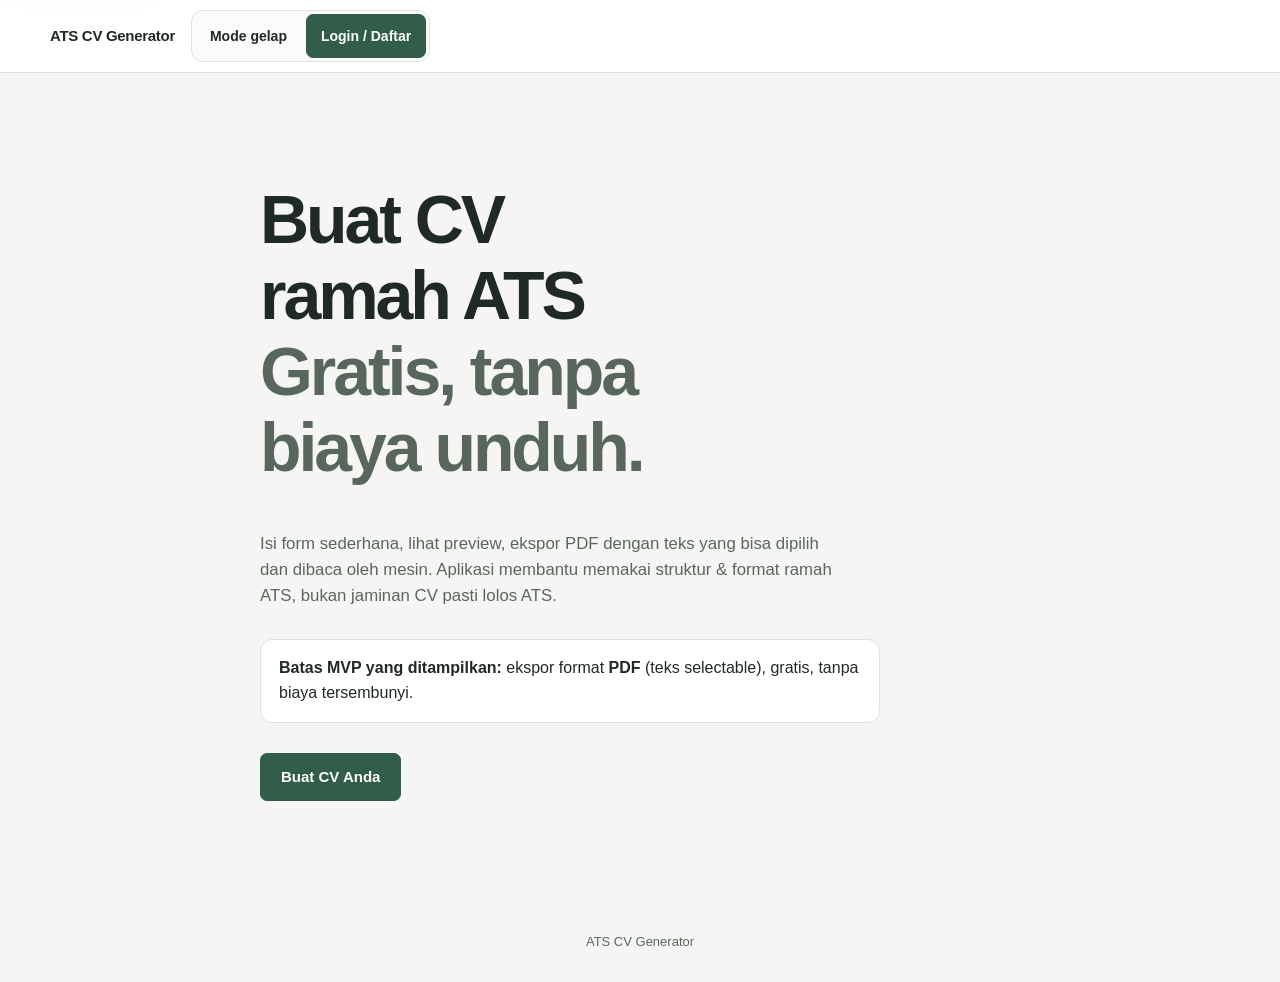
<file: static/index.html>
<!doctype html>
<html lang="id">
<head>
<meta charset="utf-8">
<meta name="viewport" content="width=device-width, initial-scale=1">
<title>ATS CV Generator</title>
<link rel="stylesheet" href="/static/css/style.css">
</head>
<body class="landing">
<a class="skip-link" href="#main-content">Lewati ke konten</a>
<header class="topbar">
  <strong>ATS CV Generator</strong>
  <nav>
    <button class="btn" type="button" data-theme-toggle aria-pressed="false">Mode gelap</button>
    <a class="btn btn-primary" href="/login">Login / Daftar</a>
  </nav>
</header>

<main class="hero" id="main-content">
  <h1>Buat CV ramah ATS<br><span class="muted">Gratis, tanpa biaya unduh.</span></h1>
  <p>Isi form sederhana, lihat preview, ekspor PDF dengan teks yang bisa dipilih dan dibaca
     oleh mesin. Aplikasi membantu memakai struktur & format ramah ATS, bukan jaminan
     CV pasti lolos ATS.</p>

  <!-- DOKUMENTASI FORMAT (ketentuan spesifikasi: pengguna tahu format ekspor sebelum mulai) -->
  <div class="box">
    <strong>Batas MVP yang ditampilkan:</strong> ekspor format <strong>PDF</strong> (teks selectable),
    gratis, tanpa biaya tersembunyi.
  </div>

  <p><a class="btn btn-primary btn-lg" href="/login">Buat CV Anda</a></p>
</main>

<footer class="footer muted">ATS CV Generator</footer>
<script src="/static/js/theme.js"></script>
</body>
</html>
</file>
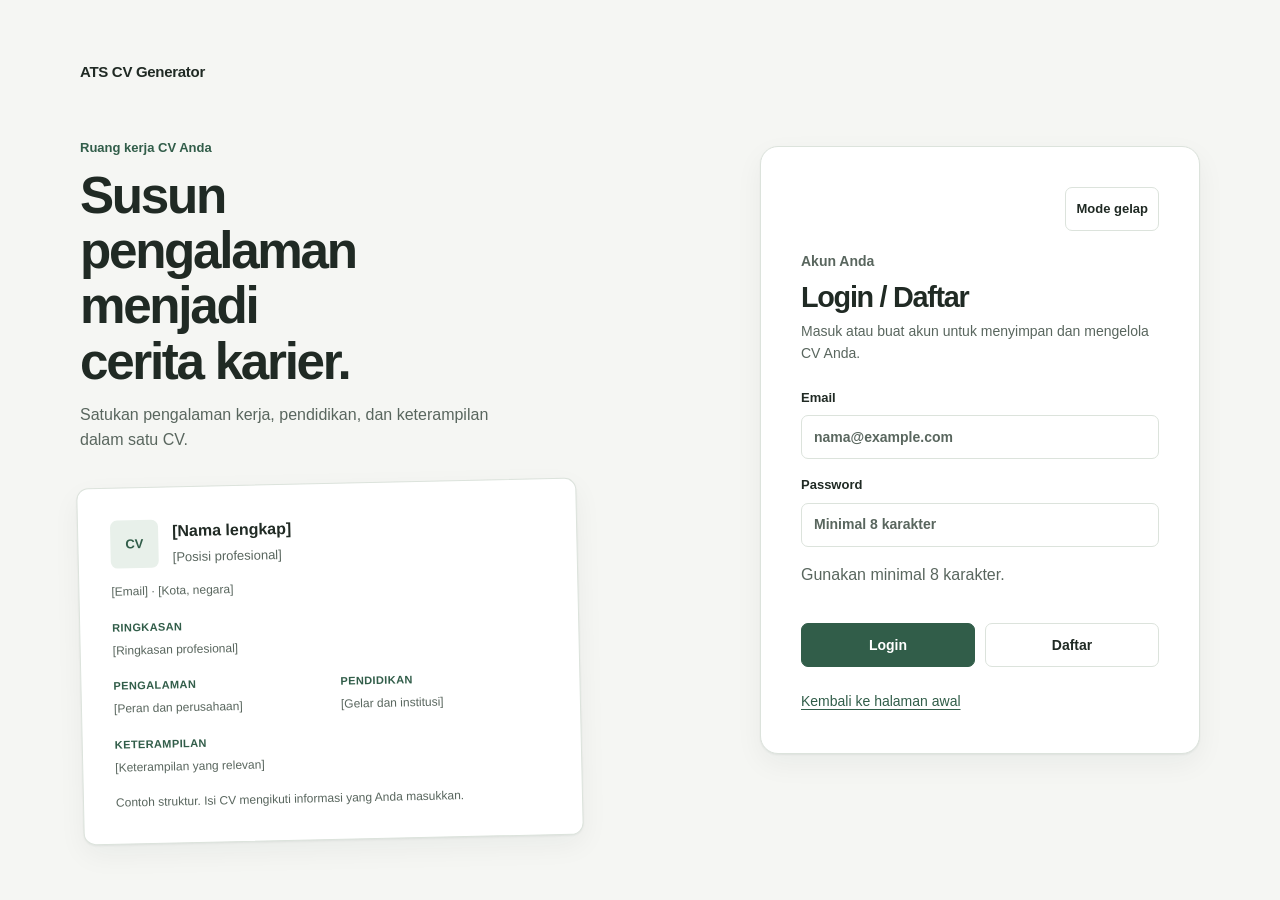
<file: static/login.html>
<!doctype html>
<html lang="id">
<head>
<meta charset="utf-8">
<meta name="viewport" content="width=device-width, initial-scale=1">
<title>Login / Daftar: ATS CV Generator</title>
<link rel="stylesheet" href="/static/css/style.css">
</head>
<body class="authpage">
<div class="auth-layout">
  <main class="card auth-card">
    <div class="auth-header">
      <button class="btn btn-sm" type="button" data-theme-toggle aria-pressed="false">Mode gelap</button>
    </div>
    <p class="auth-eyebrow">Akun Anda</p>
    <h1>Login / Daftar</h1>
    <p class="muted">Masuk atau buat akun untuk menyimpan dan mengelola CV Anda.</p>

    <form id="form" autocomplete="on">
      <label>Email
        <input id="email" type="email" name="email" autocomplete="email" required spellcheck="false" placeholder="nama@example.com">
      </label>
      <label>Password
        <input id="password" type="password" name="password" autocomplete="current-password" minlength="8" required aria-describedby="password-hint" placeholder="Minimal 8 karakter">
      </label>
      <p id="password-hint" class="muted">Gunakan minimal 8 karakter.</p>

      <p id="msg" class="error" role="alert" hidden></p>
      <p id="auth-status" class="success" role="status" hidden></p>

      <div class="row">
        <button class="btn btn-primary" type="submit" data-action="login">Login</button>
        <button class="btn" type="submit" data-action="register">Daftar</button>
      </div>
    </form>

    <p><a href="/">Kembali ke halaman awal</a></p>
  </main>

  <aside class="auth-visual" aria-labelledby="auth-visual-title">
    <p class="auth-brand">ATS CV Generator</p>
    <div class="auth-visual-copy">
      <p class="auth-eyebrow">Ruang kerja CV Anda</p>
      <h2 id="auth-visual-title">Susun pengalaman menjadi cerita karier.</h2>
      <p>Satukan pengalaman kerja, pendidikan, dan keterampilan dalam satu CV.</p>
    </div>

    <figure class="cv-illustration">
      <div class="cv-illustration-heading">
        <span class="cv-illustration-mark" aria-hidden="true">CV</span>
        <div>
          <strong>[Nama lengkap]</strong>
          <span>[Posisi profesional]</span>
        </div>
      </div>
      <p class="cv-illustration-contact">[Email] · [Kota, negara]</p>
      <section>
        <h3>Ringkasan</h3>
        <p>[Ringkasan profesional]</p>
      </section>
      <div class="cv-illustration-columns">
        <section>
          <h3>Pengalaman</h3>
          <p>[Peran dan perusahaan]</p>
        </section>
        <section>
          <h3>Pendidikan</h3>
          <p>[Gelar dan institusi]</p>
        </section>
      </div>
      <section>
        <h3>Keterampilan</h3>
        <p>[Keterampilan yang relevan]</p>
      </section>
      <figcaption class="auth-visual-note">Contoh struktur. Isi CV mengikuti informasi yang Anda masukkan.</figcaption>
    </figure>
  </aside>
</div>
<script src="/static/js/theme.js"></script>
<script src="/static/js/api.js"></script>
<script src="/static/js/auth.js"></script>
</body>
</html>
</file>
<file: static/css/style.css>
/* Design Read: ENERGY 2 / RHYTHM 2 / MOTION 1.
   Warm paper tones support CV writing; restrained green marks primary actions;
   native system typography keeps the editing surface familiar and readable.
   The split editor keeps form and paper together; stepped spacing groups tasks,
   while restrained surfaces and radius changes distinguish workspace from preview.
   The header aligns actions with the content column and wraps them on phones to
   keep navigation distinct without shrinking touch targets. A neutral action group
   makes controls legible without competing with the CV workspace. */
:root {
  color-scheme: light;
  --page: #f5f6f3;
  --surface: #ffffff;
  --surface-raised: #fbfcfa;
  --ink: #202a24;
  --muted: #59665e;
  --line: #dce3dc;
  --accent: #315d49;
  --accent-hover: #264b3a;
  --accent-soft: #e8f0ea;
  --danger: #a3342b;
  --danger-soft: #fff0ed;
  --success: #315d49;
  --success-soft: #e8f0ea;
  --shadow: 0 1px 2px rgb(25 39 30 / 6%), 0 10px 28px rgb(25 39 30 / 5%);
  --radius-sm: 7px;
  --radius-md: 12px;
  --radius-lg: 18px;
  --content-width: 1180px;
  font-family: -apple-system, BlinkMacSystemFont, "Segoe UI", sans-serif;
  text-rendering: optimizeLegibility;
  -webkit-font-smoothing: antialiased;
  -moz-osx-font-smoothing: grayscale;
}

:root[data-theme="dark"] {
  color-scheme: dark;
  --page: #171d19;
  --surface: #202822;
  --surface-raised: #262f29;
  --ink: #eff3ef;
  --muted: #b7c2ba;
  --line: #39453d;
  --accent: #a6c8b0;
  --accent-hover: #bad8c2;
  --accent-soft: #2d3b31;
  --danger: #ffaaa0;
  --danger-soft: #402824;
  --success: #a6c8b0;
  --success-soft: #2d3b31;
  --shadow: 0 1px 2px rgb(0 0 0 / 20%), 0 12px 30px rgb(0 0 0 / 14%);
}

* { box-sizing: border-box; }

html { scroll-behavior: smooth; }

body {
  min-height: 100vh;
  margin: 0;
  background: var(--page);
  color: var(--ink);
  font-size: 16px;
  line-height: 1.55;
}

button, input, textarea, select { font: inherit; }
button, a { -webkit-tap-highlight-color: transparent; }
a { color: var(--accent); text-decoration-thickness: 1px; text-underline-offset: 3px; }
a:hover { color: var(--accent-hover); }
img, svg { max-width: 100%; }
.muted { color: var(--muted); }

:focus-visible {
  outline: 3px solid currentColor;
  outline-offset: 3px;
}

@media (forced-colors: active) {
  :focus-visible { outline: 2px solid Highlight; }
  input:focus, textarea:focus, select:focus {
    outline: 2px solid Highlight;
    box-shadow: none;
  }
}

.skip-link {
  position: absolute;
  z-index: 10;
  inset-block-start: 8px;
  inset-inline-start: 8px;
  padding: 10px 14px;
  transform: translateY(-160%);
  border-radius: var(--radius-sm);
  background: var(--surface);
  color: var(--ink);
  box-shadow: var(--shadow);
}
.skip-link:focus { transform: translateY(0); }

.topbar {
  position: relative;
  z-index: 2;
  display: flex;
  min-height: 72px;
  align-items: center;
  gap: 16px;
  padding: 10px max(24px, calc((100vw - var(--content-width)) / 2));
  border-bottom: 1px solid var(--line);
  background: var(--surface);
}
.topbar strong {
  color: var(--ink);
  font-size: 15px;
  font-weight: 650;
  letter-spacing: -0.02em;
}
.topbar .spacer { flex: 1; }
.topbar nav, .header-actions {
  display: flex;
  align-items: center;
  gap: 4px;
  padding: 3px;
  border: 1px solid var(--line);
  border-radius: var(--radius-md);
  background: var(--surface-raised);
}
.topbar #who {
  max-width: min(32vw, 320px);
  overflow: hidden;
  text-overflow: ellipsis;
  white-space: nowrap;
  font-size: 13px;
}
.topbar .btn:not(.btn-primary) {
  border-color: transparent;
  background: transparent;
}
.topbar .btn:not(.btn-primary):hover {
  border-color: var(--line);
  background: var(--surface-raised);
}
.header-actions { margin-inline-start: auto; }
.auth-header {
  display: flex;
  align-items: center;
  justify-content: space-between;
  gap: 12px;
  margin-block-end: 32px;
}
.auth-header strong { font-size: 14px; font-weight: 650; }

main { width: min(100% - 48px, var(--content-width)); margin-inline: auto; }

.btn {
  display: inline-flex;
  min-height: 44px;
  align-items: center;
  justify-content: center;
  gap: 8px;
  padding: 8px 14px;
  border: 1px solid var(--line);
  border-radius: var(--radius-sm);
  background: var(--surface);
  color: var(--ink);
  cursor: pointer;
  font-size: 14px;
  font-weight: 550;
  line-height: 1.3;
  text-align: center;
  text-decoration: none;
  transition: background-color 140ms ease, border-color 140ms ease, color 140ms ease, transform 140ms ease;
}
.btn:hover { border-color: #bdc9bf; background: var(--surface-raised); color: var(--ink); }
.btn:active { transform: scale(0.96); }
.btn:disabled { cursor: wait; }
.btn-primary:disabled {
  border-color: var(--line);
  background: var(--accent-soft);
  color: var(--ink);
}
.btn-primary {
  border-color: var(--accent);
  background: var(--accent);
  color: #fff;
  font-weight: 620;
}
.btn-primary:hover { border-color: var(--accent-hover); background: var(--accent-hover); color: #fff; }
:root[data-theme="dark"] .btn-primary { color: #17231b; }
:root[data-theme="dark"] .btn-primary:hover { color: #17231b; }
.btn-lg { min-height: 48px; padding: 12px 20px; font-size: 15px; }
.btn-sm { min-height: 40px; padding: 7px 10px; font-size: 13px; }
.btn-danger { color: var(--danger); }
.btn-danger:hover { border-color: var(--danger); background: var(--danger-soft); color: var(--danger); }

h1, h2, h3, p { margin-block-start: 0; }
h1, h2, h3 { color: var(--ink); text-wrap: balance; }
h1 { font-size: clamp(1.7rem, 3vw, 2.25rem); font-weight: 650; letter-spacing: -0.045em; line-height: 1.12; }
h2 { font-size: 1.05rem; font-weight: 630; letter-spacing: -0.02em; line-height: 1.3; }
p { text-wrap: pretty; }

/* Landing: narrow reading measure leaves the product promise as the focal point. */
.hero {
  max-width: 760px;
  padding-block: clamp(64px, 12vh, 132px) 84px;
}
.hero h1 { max-width: 14ch; font-size: clamp(2.4rem, 6vw, 4.25rem); }
.hero h1 .muted { color: var(--muted); }
.hero > p { max-width: 62ch; color: var(--muted); font-size: 1.05rem; }
.hero .box {
  max-width: 620px;
  margin-block: 30px;
  padding: 16px 18px;
  border: 1px solid var(--line);
  border-radius: var(--radius-md);
  background: var(--surface);
}
.footer { padding: 30px 24px; color: var(--muted); text-align: center; font-size: 13px; }

/* The account form stays primary; the CV sheet gives the page a product-specific anchor. */
.authpage { display: grid; min-height: 100vh; place-items: center; padding: clamp(16px, 4vw, 48px); }
.auth-layout {
  display: grid;
  grid-template-columns: minmax(0, 1fr) minmax(360px, 440px);
  grid-template-areas: "visual form";
  align-items: center;
  gap: clamp(32px, 6vw, 80px);
  width: min(100%, 1120px);
  margin-inline: auto;
}
.auth-visual { grid-area: visual; min-width: 0; }
.auth-brand {
  margin-block-end: clamp(38px, 6vh, 68px);
  color: var(--ink);
  font-size: 15px;
  font-weight: 680;
  letter-spacing: -0.02em;
}
.auth-visual-copy { max-width: 500px; margin-block-end: 30px; }
.auth-eyebrow {
  margin-block-end: 10px;
  color: var(--accent);
  font-size: 13px;
  font-weight: 650;
}
.auth-visual-copy h2 {
  max-width: 14ch;
  margin-block-end: 14px;
  font-size: clamp(2rem, 4vw, 3.25rem);
  letter-spacing: -0.045em;
  line-height: 1.08;
}
.auth-visual-copy > p:last-child { max-width: 46ch; margin-block-end: 0; color: var(--muted); }
.cv-illustration {
  max-width: 500px;
  margin: 0;
  padding: clamp(20px, 3vw, 32px);
  border: 1px solid var(--line);
  border-radius: var(--radius-md);
  background: var(--surface);
  box-shadow: var(--shadow);
  color: var(--ink);
  transform: rotate(-1.25deg);
}
.cv-illustration-heading { display: flex; align-items: center; gap: 14px; }
.cv-illustration-mark {
  display: grid;
  width: 48px;
  height: 48px;
  flex: 0 0 auto;
  place-items: center;
  border-radius: var(--radius-sm);
  background: var(--accent-soft);
  color: var(--accent);
  font-size: 13px;
  font-weight: 700;
}
.cv-illustration-heading > div { display: grid; gap: 3px; }
.cv-illustration-heading strong { font-size: 16px; }
.cv-illustration-heading span:not(.cv-illustration-mark) { color: var(--muted); font-size: 13px; }
.cv-illustration-contact { margin-block: 14px 18px; color: var(--muted); font-size: 12px; }
.cv-illustration section { min-width: 0; }
.cv-illustration section h3 {
  margin-block: 0 5px;
  color: var(--accent);
  font-size: 11px;
  font-weight: 700;
  letter-spacing: 0.035em;
  text-transform: uppercase;
}
.cv-illustration section p { margin-block: 0; color: var(--muted); font-size: 12px; }
.cv-illustration-columns { display: grid; grid-template-columns: 1fr 1fr; gap: 20px; margin-block: 18px; }
.auth-visual-note { margin-block: 16px 0; color: var(--muted); font-size: 12px; }
.card {
  width: min(100%, 440px);
  padding: clamp(24px, 5vw, 40px);
  border: 1px solid var(--line);
  border-radius: var(--radius-lg);
  background: var(--surface);
  box-shadow: var(--shadow);
}
.auth-card { grid-area: form; justify-self: end; }
.card h1 { margin-block-end: 10px; font-size: 1.8rem; }
.card > p { color: var(--muted); font-size: 14px; }
.card form { display: grid; gap: 16px; margin-block: 26px; }
.card label { margin: 0; }
.card .row { display: flex; flex-wrap: wrap; gap: 10px; margin-block-start: 4px; }
.card .row .btn { flex: 1 1 130px; }
.auth-header { justify-content: flex-end; margin-block-end: 20px; }
.auth-header .btn { min-height: 44px; }
.auth-card > .auth-eyebrow { margin-block-end: 8px; }
.auth-card > h1 { margin-block-end: 8px; }
.auth-card > p:not(.auth-eyebrow) { margin-block-end: 0; }
.auth-card form { margin-block: 24px; }

label, .field-label {
  display: block;
  color: var(--ink);
  font-size: 13px;
  font-weight: 580;
}
label input, label textarea, label select { margin-block-start: 7px; }
input, textarea, select {
  display: block;
  width: 100%;
  min-width: 0;
  min-height: 44px;
  padding: 10px 12px;
  border: 1px solid var(--line);
  border-radius: var(--radius-sm);
  background: var(--surface);
  color: var(--ink);
  font-size: 14px;
  line-height: 1.45;
  transition: border-color 140ms ease, box-shadow 140ms ease, background-color 140ms ease;
}
#f-title { margin-block-start: 7px; }
input::placeholder, textarea::placeholder { color: var(--muted); opacity: 1; }
input:hover, textarea:hover, select:hover { border-color: #aebcb1; }
input:focus, textarea:focus, select:focus {
  border-color: #54846a;
  outline: none;
  box-shadow: 0 0 0 3px rgb(84 132 106 / 18%);
}
textarea { min-height: 108px; resize: vertical; }
.error, #msg {
  padding: 11px 13px;
  border: 1px solid color-mix(in srgb, var(--danger) 32%, transparent);
  border-radius: var(--radius-sm);
  background: var(--danger-soft);
  color: var(--danger);
}
.field-error {
  margin: 5px 0 0;
  color: var(--danger);
  font-size: 13px;
  font-weight: 500;
}
.success {
  padding: 11px 13px;
  border: 1px solid color-mix(in srgb, var(--success) 32%, transparent);
  border-radius: var(--radius-sm);
  background: var(--success-soft);
  color: var(--success);
}
/* The save toast stays above the editor without interrupting the current focus. */
.toast {
  position: fixed;
  z-index: 20;
  inset-block-start: 20px;
  inset-inline-end: 20px;
  display: flex;
  width: min(420px, calc(100vw - 32px));
  min-height: 56px;
  align-items: center;
  justify-content: space-between;
  gap: 12px;
  padding: 8px 8px 8px 16px;
  border: 1px solid color-mix(in srgb, var(--success) 32%, transparent);
  border-radius: var(--radius-md);
  background: var(--success-soft);
  color: var(--success);
  box-shadow: var(--shadow);
  font-size: 14px;
  font-weight: 560;
}
.toast-dismiss {
  display: inline-grid;
  width: 40px;
  height: 40px;
  flex: 0 0 auto;
  place-items: center;
  border: 0;
  border-radius: var(--radius-sm);
  background: transparent;
  color: inherit;
  cursor: pointer;
  font-size: 22px;
  line-height: 1;
}
.toast-dismiss:hover { background: color-mix(in srgb, var(--success) 12%, transparent); }
.toast-dismiss:focus-visible { outline: 2px solid currentColor; outline-offset: 1px; }
[aria-invalid="true"] { border-color: var(--danger); }
[hidden] { display: none !important; }
.loading { color: var(--muted); }

/* Dashboard puts the create action first and keeps saved documents easy to scan. */
.dashboard {
  padding-block: clamp(36px, 7vw, 72px);
}
.dashboard-head {
  display: flex;
  align-items: end;
  justify-content: space-between;
  gap: 20px;
  margin-block-end: 28px;
}
.dashboard-head h1 { margin-block-end: 6px; }
.dashboard-head p { margin: 0; color: var(--muted); }
.table-wrap {
  overflow: hidden;
  border: 1px solid var(--line);
  border-radius: var(--radius-md);
  background: var(--surface);
  box-shadow: var(--shadow);
}
tbody td[data-label]::before { content: none; }
table { width: 100%; border-collapse: collapse; }
th, td { padding: 15px 18px; text-align: start; }
th {
  background: var(--surface-raised);
  color: var(--muted);
  font-size: 12px;
  font-weight: 620;
}
td { border-top: 1px solid var(--line); font-size: 14px; }
td:first-child { font-weight: 590; }
td a { color: var(--ink); text-decoration: none; }
td a:hover { color: var(--accent); text-decoration: underline; }
td:last-child { width: 1%; white-space: nowrap; }
.empty-state {
  margin-block-start: 18px;
  padding: 28px;
  border: 1px dashed #b9c5bb;
  border-radius: var(--radius-md);
  background: var(--surface);
  color: var(--muted);
}

/* Editor: form and paper preview are separate work surfaces, not nested cards. */
.split {
  display: grid;
  grid-template-columns: minmax(0, 1.08fr) minmax(350px, 0.92fr);
  align-items: start;
  gap: clamp(22px, 3vw, 42px);
  width: min(100% - 48px, 1440px);
  margin-inline: auto;
  padding-block: 34px 64px;
}
.pane { min-width: 0; }
.pane > h1 { margin-block: 4px 24px; }
.editor-section { margin-block-start: 30px; }
.editor-section > h2 { margin-block-end: 14px; }
.editor-section > .section-heading {
  display: flex;
  align-items: center;
  justify-content: space-between;
  gap: 12px;
}
.editor-section > .section-heading .btn { flex: none; }
.form-grid { display: grid; grid-template-columns: repeat(2, minmax(0, 1fr)); gap: 16px; }
.form-grid > div > input { margin-block-start: 7px; }
.form-grid .field-full { grid-column: 1 / -1; }
.photo-field { max-width: 420px; margin-block-start: 16px; }
.photo-field > input { margin-block-start: 7px; }
.photo-field > .muted { margin-block: 6px 0; font-size: 13px; }
.photo-field > .btn { margin-block-start: 8px; }
.editor-actions {
  display: flex;
  flex-wrap: wrap;
  gap: 10px;
  margin-block-start: 30px;
}
.editor-note { max-width: 66ch; margin-block-start: 14px; color: var(--muted); font-size: 13px; }
.pane-preview {
  position: sticky;
  inset-block-start: 20px;
  padding: 18px;
  border: 1px solid var(--line);
  border-radius: var(--radius-md);
  background: var(--surface-raised);
}
.pane-preview > h2 { margin: 2px 2px 16px; }
.pane-preview > h2 .muted { display: block; margin-block-start: 4px; font-size: 12px; font-weight: 450; }
.cv {
  min-height: 480px;
  padding: clamp(22px, 3vw, 38px);
  border: 1px solid #e1e4df;
  border-radius: var(--radius-sm);
  background: #fff;
  color: #202a24;
  box-shadow: 0 2px 8px rgb(25 39 30 / 8%);
}
.cv-header {
  display: flex;
  align-items: flex-start;
  gap: 18px;
}
.cv-photo {
  width: 96px;
  height: 116px;
  flex: 0 0 auto;
  border: 1px solid #dce3dc;
  border-radius: var(--radius-sm);
  object-fit: cover;
}
.cv-heading { min-width: 0; }
.cv-heading h1 { margin: 0 0 5px; color: #202a24; font-size: 25px; letter-spacing: -0.03em; }
.cv h1 { margin: 0 0 5px; color: #202a24; font-size: 25px; letter-spacing: -0.03em; }
.cv h2 {
  margin: 24px 0 10px;
  padding-block-end: 6px;
  border-bottom: 1px solid #dce3dc;
  color: #315d49;
  font-size: 12px;
  font-weight: 700;
  letter-spacing: 0.055em;
  text-transform: uppercase;
}
.cv p { margin-block: 8px; }
.cv .contact, .cv .item-dates { color: #59665e; font-size: 12px; overflow-wrap: anywhere; }
.cv .item { margin-block-end: 16px; }
.cv .item-head { display: flex; flex-wrap: wrap; justify-content: space-between; gap: 4px 12px; font-size: 14px; }
.cv .item-head b { font-size: 14px; }
.cv ul { margin: 8px 0; padding-inline-start: 20px; }
.cv li { margin-block: 4px; font-size: 14px; }
.entry {
  display: grid;
  gap: 12px;
  margin-block: 12px;
  padding: 16px;
  border: 1px solid var(--line);
  border-radius: var(--radius-md);
  background: var(--surface);
}
.entry .row { display: flex; flex-wrap: wrap; gap: 8px; }
.entry .field textarea { min-height: 88px; }
.entry .row .btn { flex: none; }
/* Skill chips keep the editor compact while each removal stays explicit. */
.skills-hint { margin-block: -6px 12px; font-size: 13px; }
.skills-tags {
  display: flex;
  flex-wrap: wrap;
  gap: 8px;
  margin: 0 0 14px;
  padding: 0;
  list-style: none;
}
.skill-tag {
  display: inline-flex;
  min-height: 44px;
  align-items: center;
  gap: 6px;
  padding: 3px 4px 3px 12px;
  border: 1px solid var(--line);
  border-radius: var(--radius-md);
  background: var(--surface);
  color: var(--ink);
  font-size: 14px;
  overflow-wrap: anywhere;
}
.skill-remove {
  display: inline-grid;
  width: 44px;
  height: 44px;
  flex: 0 0 auto;
  place-items: center;
  border: 0;
  border-radius: var(--radius-sm);
  background: transparent;
  color: var(--muted);
  cursor: pointer;
  font-size: 20px;
  line-height: 1;
}
.skill-remove:hover { background: var(--danger-soft); color: var(--danger); }
.skill-remove:focus-visible { outline: 2px solid currentColor; outline-offset: 1px; }
.sr-only {
  position: absolute;
  width: 1px;
  height: 1px;
  padding: 0;
  margin: -1px;
  overflow: hidden;
  clip: rect(0, 0, 0, 0);
  white-space: nowrap;
  border: 0;
}

@media (max-width: 900px) {
  .split { grid-template-columns: minmax(0, 1fr); max-width: 720px; }
  .pane-preview { position: static; }
}

@media (max-width: 860px) {
  .auth-layout {
    grid-template-columns: minmax(0, 1fr);
    grid-template-areas: "form" "visual";
    gap: 28px;
    max-width: 480px;
  }
  .auth-card { justify-self: stretch; }
  .auth-brand { margin-block-end: 20px; }
  .auth-visual-copy { margin-block-end: 20px; }
  .auth-visual-copy h2 { max-width: 18ch; font-size: clamp(1.8rem, 6vw, 2.4rem); }
  .cv-illustration { transform: none; }
}

@media (max-width: 600px) {
  .topbar { min-height: 60px; gap: 8px; padding-inline: 16px; }
  .topbar strong { max-width: none; flex: none; font-size: 13px; white-space: nowrap; }
  .topbar #who { display: none; }
  .header-actions { margin-inline-start: auto; }
  .topbar .btn { min-height: 44px; padding-inline: 10px; }
  .btn-sm { min-height: 44px; }
  input, textarea, select { font-size: 16px; }
  main { width: min(100% - 32px, var(--content-width)); }
  .authpage { padding: 16px; }
  .dashboard { padding-block: 34px; }
  .dashboard-head { align-items: stretch; flex-direction: column; }
  .dashboard-head > .btn { align-self: flex-start; }
  .table-wrap { overflow: visible; border: 0; background: transparent; box-shadow: none; }
  table, tbody, tr, td { display: block; width: 100%; }
  thead { position: absolute; width: 1px; height: 1px; overflow: hidden; clip: rect(0, 0, 0, 0); white-space: nowrap; }
  tbody { display: grid; gap: 10px; }
  tbody tr {
    display: grid;
    grid-template-columns: minmax(0, 1fr) auto;
    gap: 4px 12px;
    padding: 12px 14px;
    border: 1px solid var(--line);
    border-radius: var(--radius-md);
    background: var(--surface);
  }
  tbody td { width: auto; padding: 2px 0; border: 0; }
  tbody td:first-child { grid-column: 1 / -1; overflow-wrap: anywhere; }
  tbody td:nth-child(2) { align-self: center; color: var(--muted); font-size: 12px; }
  tbody td:last-child { width: auto; justify-self: end; }
  .split { width: min(100% - 32px, 720px); gap: 28px; padding-block: 24px 44px; }
  .form-grid { grid-template-columns: minmax(0, 1fr); gap: 13px; }
  .form-grid .field-full { grid-column: auto; }
  .editor-section { margin-block-start: 26px; }
  .pane-preview { padding: 12px; }
  .cv { min-height: 360px; padding: 22px 18px; }
  .cv-header { gap: 12px; }
  .cv-photo { width: 76px; height: 92px; }
  .cv-heading h1 { font-size: 21px; }
  .editor-actions > .btn { flex: 1 1 130px; }
}

@media (max-width: 460px) {
  .topbar {
    min-height: 0;
    flex-wrap: wrap;
    gap: 8px 10px;
    padding-block: 10px;
  }
  .topbar strong { flex: 1; }
  .topbar .spacer { display: none; }
  .topbar nav, .topbar .header-actions {
    width: 100%;
    justify-content: flex-end;
    margin-inline-start: 0;
  }
}

@media (max-width: 380px) {
  .topbar { padding-inline: 12px; }
  .topbar strong { font-size: 12px; }
  .topbar .btn { padding-inline: 8px; font-size: 12px; }
  .header-actions { gap: 2px; }
  .header-actions .btn { padding-inline: 6px; }
  .editor-section > .section-heading { align-items: flex-start; }
  .editor-section > .section-heading .btn { min-height: 40px; padding-inline: 9px; font-size: 12px; }
}

@media (prefers-reduced-motion: reduce) {
  *, *::before, *::after { scroll-behavior: auto !important; transition-duration: 0.01ms !important; }
}

@media print {
  :root { color-scheme: light; }
  html, body { min-width: 0; margin: 0; padding: 0; background: #fff; }
  .topbar, .split > .pane:not(.pane-preview), .skip-link, button, #msg, #savehint { display: none !important; }
  .split { display: block; width: auto; max-width: none; margin: 0; padding: 0; }
  .pane-preview { position: static; padding: 0; border: 0; background: #fff; }
  .pane-preview > h2 { display: none; }
  .cv { min-height: 0; padding: 0; border: 0; border-radius: 0; box-shadow: none; }
}
</file>
